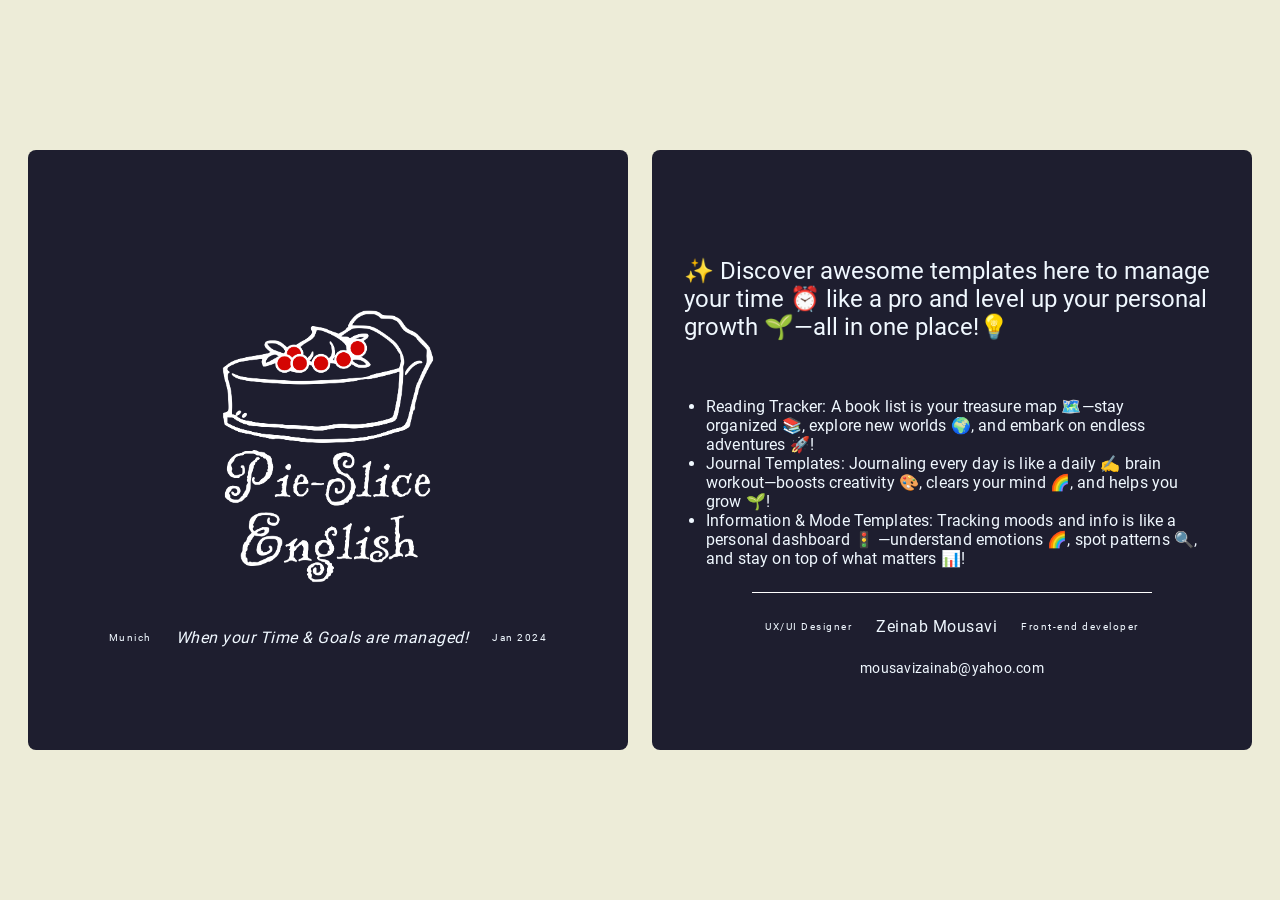
<file: index.html>
<!DOCTYPE html> <!-- Declares the document as an HTML5 document -->
<html lang="en"> <!-- Sets the language of the document to English -->
<head>
    <meta charset="UTF-8"> <!-- Specifies the character encoding (UTF-8) -->
    <meta name="viewport" content="width=device-width, initial-scale=1.0"> <!-- Makes the page responsive for different screen sizes -->
    <title>Document</title> <!-- Sets the title of the web page -->
    <link rel="stylesheet" href="stylesheet.css"> <!-- Links the external CSS file for styles -->
    <link rel="stylesheet" href="Fonts/Fonts.css"> <!-- Links the external font stylesheet -->
</head>
<body>
    <div class="container"> <!-- Main container for cards -->
        <div class="card"> <!-- First card -->
            <img src="./Images/pie slice english.png" 
                 alt="pie slice english Logo"  
                 class="pieLogo"> <!-- Image with alt text and a class -->
            <div class="fronInfo"> <!-- Section for front info -->
                <p class="overline moto"> <!-- Overline text with a custom class -->
                    Munich
                </p>
                <p class="body1 moto" style="font-style: italic;"> <!-- Body text in italic -->
                    When your Time & Goals are managed!
                </p>
                <p class="overline moto"> <!-- Overline text for date -->
                    Jan 2024
                </p>
            </div>
        </div>
        <div class="card"> <!-- Second card -->
            <h5 class="message"> <!-- Message section -->
                ✨ Discover awesome templates 
                here to manage your time ⏰ 
                like a pro and level up your personal 
                growth 🌱—all in one place!💡
            </h5>
            <ul class="subtitle1 listContent"> <!-- Unordered list with styled classes -->
                <li> <!-- List item for Reading Tracker -->
                    Reading Tracker:
                    A book list is your treasure 
                    map 🗺️—stay organized 📚, 
                    explore new worlds 🌍, and 
                    embark on endless adventures 🚀!
                </li> 
                <li> <!-- List item for Journal Templates -->
                    Journal Templates:
                    Journaling every day is like a daily 
                    ✍️ brain workout—boosts creativity 
                    🎨, clears your mind 🌈, 
                    and helps you grow 🌱!
                </li> 
                <li> <!-- List item for Information & Mode Templates -->
                    Information & Mode Templates:
                    Tracking moods and info is 
                    like a personal dashboard 🚦
                    —understand emotions 🌈, 
                    spot patterns 🔍, and stay
                    on top of what matters 📊!
                </li> 
            </ul>
            <div class="horizantal-line"></div> <!-- Divider line -->
            <div class="fronInfo"> <!-- Section for more info -->
                <p class="overline moto"> <!-- Overline text for title -->
                    UX/UI Designer
                </p>
                <p class="body1"> <!-- Body text for the name -->
                    Zeinab Mousavi
                </p>
                <p class="overline moto"> <!-- Overline text for the role -->
                    Front-end developer
                </p>
            </div>
            <p class="body2"> <!-- Body text for contact -->
                mousavizainab@yahoo.com
            </p>
        </div>
    </div>
</body>
</html>
</file>
<file: stylesheet.css>
* {
    margin: 0; /* Removes default margin for all elements */
    padding: 0; /* Removes default padding for all elements */
}
/* Make the background dark */
html, body {
    background-color: #edecd8; /* Light background color */
    height: 100%; /* Ensures the body covers the full viewport height */
}
/* Settings for the container */
.container {
    display: flex; /* Uses Flexbox for layout */
    justify-content: center; /* Centers items horizontally */
    align-items: center; /* Centers items vertically */
    height: 100vh; /* Full viewport height */
    gap: 24px; /* Space between cards */
}
.card {
    background-color: #1e1e2f; /* Card background color */
    width: 600px; /* Card width */
    height: 600px; /* Card height */
    border-radius: 8px; /* Rounded corners */
    display: flex; /* Flexbox for layout */
    flex-direction: column; /* Stacks items vertically */
    justify-content: center; /* Centers items vertically */
    align-items: center; /* Centers items horizontally */
    gap: 24px; /* Space between card elements */
}
.pieLogo {
    width: 350px; /* Image width */
    height: 350px; /* Image height */
    object-fit: contain; /* Keeps image aspect ratio */
    transition: transform 0.3s ease; /* Smooth rotation on hover */
}
.pieLogo:hover {
    transform: rotateZ(10deg); /* Rotates the logo on hover */
}
.fronInfo {
    display: flex; /* Flexbox for layout */
    flex-direction: row; /* Aligns items in a row */
    justify-content: space-around; /* Distributes items with equal spacing */
    align-items: center; /* Aligns items vertically */
    gap: 24px; /* Space between elements */
}
.horizantal-line {
    width: 400px; /* Line width */
    height: 1px; /* Line thickness */
    background-color: #ffffff; /* Line color */
    margin: 0 auto; /* Centers the line horizontally */
}
.message {
    padding: 32px; /* Adds padding around the message */
}
.listContent {
    padding: 0px 54px; /* Adds horizontal padding */
    display: flex; /* Uses Flexbox for layout */
    flex-direction: column; /* Stacks list items vertically */
    justify-content: flex-start; /* Aligns items at the top */
    text-align: left; /* Aligns text to the left */
}
/* Responsive design for smaller screens */
@media (max-width: 999px) {
    .container {
        display: flex; /* Uses Flexbox for layout */
        flex-direction: column; /* Stacks items vertically */
        justify-content: center; /* Centers items vertically */
        align-items: center; /* Centers items horizontally */
        text-align: center; /* Centers text */
        height: fit-content; /* Adjusts height based on content */
    }
}
</file>
<file: Fonts/Fonts.css>
@font-face {
    font-family: OpenSans;
    src: url(OpenSans-VariableFont_wdth\,wght.ttf);
}
@font-face {
    font-family: RobotoLight;
    src: url(Roboto-Light.ttf);
}
@font-face {
    font-family: RobotoRegular;
    src: url(Roboto-Regular.ttf);
}
@font-face {
    font-family: RobotoMedium;
    src: url(Roboto-Medium.ttf);
}
@media only screen and (min-width: 600px)  {
    h1{
        font-size: 4rem;
        font-weight: 300;
        font-family: RobotoLight, OpenSans, sans-serif;
        letter-spacing: -1.5px;
        color: aliceblue;
    }
    h2{
        font-size: 3.75rem;
        font-weight: 300;
        font-family: RobotoLight, OpenSans, sans-serif;
        letter-spacing: -0.5px;
        color: aliceblue;
    }
    h3{
        font-size: 3rem;
        font-weight: 400;
        font-family: RobotoRegular, OpenSans, sans-serif;
        letter-spacing: 0px;
        color: aliceblue;
    }
    h4{
        font-size: 2.125rem;
        font-weight: 400;
        font-family: RobotoRegular, OpenSans, sans-serif;
        letter-spacing: 0.25px;
        color: aliceblue;
    }
    h5{
        font-size: 1.5rem;
        font-weight: 400;
        font-family: RobotoRegular, OpenSans, sans-serif;
        letter-spacing: 0px;
        color: aliceblue;
    }
    .subtitle1 {
        font-size: 1rem;
        font-weight: 400;
        font-family: RobotoRegular, OpenSans, sans-serif;
        letter-spacing: 0.15px;
        color: aliceblue;
    }
    .subtitle2 {
        font-size: 0.875rem;
        font-weight: 500;
        font-family: RobotoMedium, OpenSans, sans-serif;
        letter-spacing: 0.1px;
        color: aliceblue;
    }
    .body1 {
        font-size: 1rem;
        font-weight: 400;
        font-family: RobotoRegular, OpenSans, sans-serif;
        letter-spacing: 0.5px;
        color: aliceblue;
    }
    .body2 {
        font-size: 0.875rem;
        font-weight: 400;
        font-family: RobotoRegular, OpenSans, sans-serif;
        letter-spacing: 0.25px;
        color: aliceblue;
    }
    .caption {
        font-size: 0.75rem;
        font-weight: 400;
        font-family: RobotoRegular, OpenSans, sans-serif;
        letter-spacing: 0.4px;
        color: aliceblue;
    } 
    .overline {
        font-size: 0.625rem;
        font-weight: 400;
        font-family: RobotoRegular, OpenSans, sans-serif;
        letter-spacing: 1.5px;
        color: aliceblue;
    } 
}
</file>
